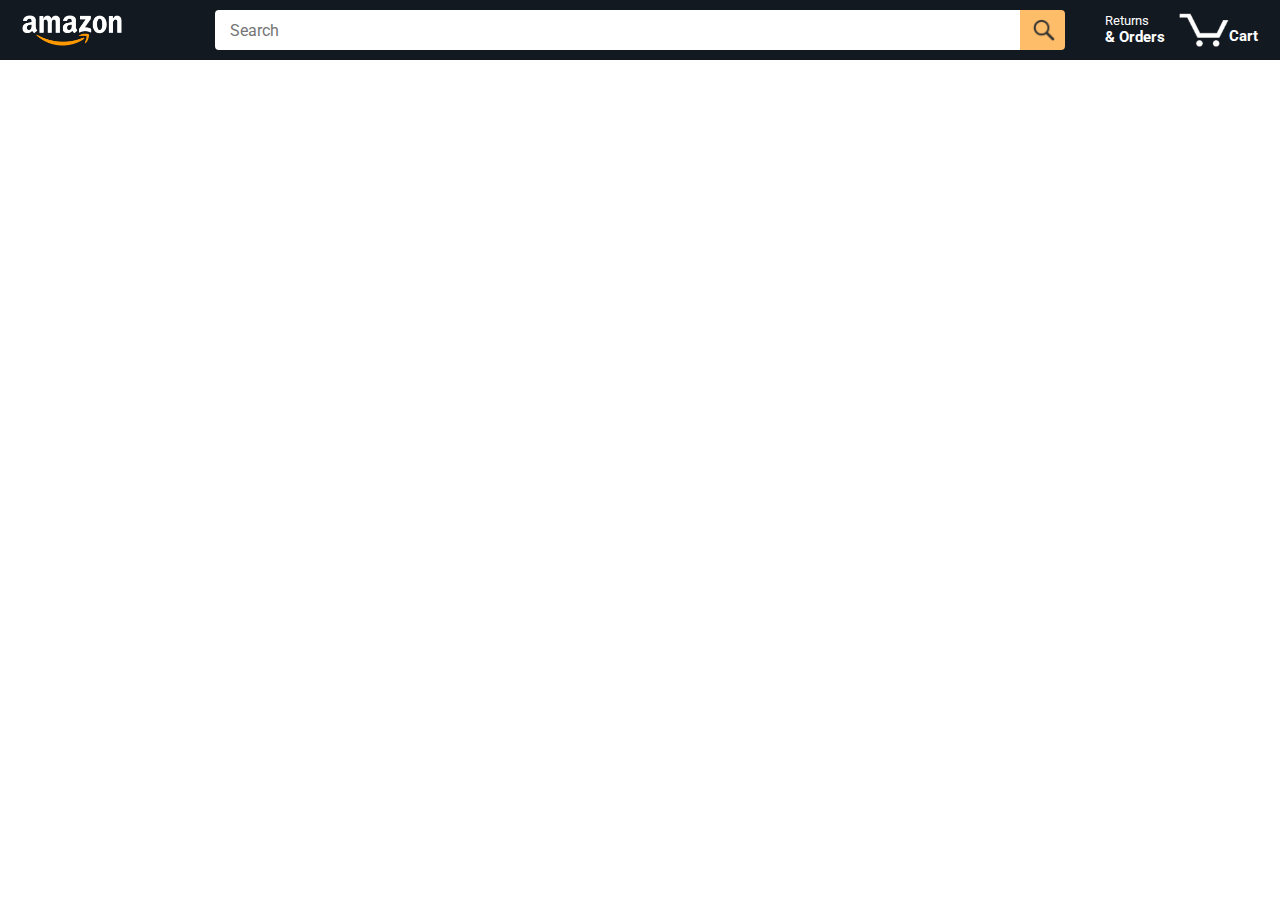
<file: amazon.html>
<!DOCTYPE html>
<html>
  <!-- JavaScript主要思想：
  1.保存数据
  2.生成HTML代码
  3.使HTML具有交互性 
  -->
  <head>
    <title>Amazon Project</title>

    <!-- This code is needed for responsive design to work.
      (Responsive design = make the website look good on
      smaller screen sizes like a phone or a tablet). -->
    <meta name="viewport" content="width=device-width, initial-scale=1">

    <!-- Load a font called Roboto from Google Fonts. -->
    <link rel="preconnect" href="https://fonts.googleapis.com">
    <link rel="preconnect" href="https://fonts.gstatic.com" crossorigin>
    <link href="https://fonts.googleapis.com/css2?family=Roboto:wght@400;500;700&display=swap" rel="stylesheet">

    <!-- Here are the CSS files for this page. -->
    <link rel="stylesheet" href="styles/shared/general.css">
    <link rel="stylesheet" href="styles/shared/amazon-header.css">
    <link rel="stylesheet" href="styles/pages/amazon.css">
  </head>
  <body>
    <div class="amazon-header">
      <div class="amazon-header-left-section">
        <a href="amazon.html" class="header-link">
          <img class="amazon-logo"
            src="images/amazon-logo-white.png">
          <img class="amazon-mobile-logo"
            src="images/amazon-mobile-logo-white.png">
        </a>
      </div>

      <div class="amazon-header-middle-section">
        <input class="search-bar" type="text" placeholder="Search">

        <button class="search-button">
          <img class="search-icon" src="images/icons/search-icon.png">
        </button>
      </div>

      <div class="amazon-header-right-section">
        <a class="orders-link header-link" href="orders.html">
          <span class="returns-text">Returns</span>
          <span class="orders-text">& Orders</span>
        </a>

        <a class="cart-link header-link" href="checkout.html">
          <img class="cart-icon" src="images/icons/cart-icon.png">
          <div class="cart-quantity js-cart-quantity"></div>
          <div class="cart-text">Cart</div>
        </a>
      </div>
    </div>
    
    <div class="main">
      <div class="products-grid js-products-grid">
       <!-- 在此处插入产品信息 -->
      </div>
    </div>

    
    <script type="module" src="scripts/amazon.js"></script>
    <!-- type="module"使此文件能够获得其他文件的变量，此文件称为入口点
     后续还需要export及import-->
  </body>
</html>
</file>
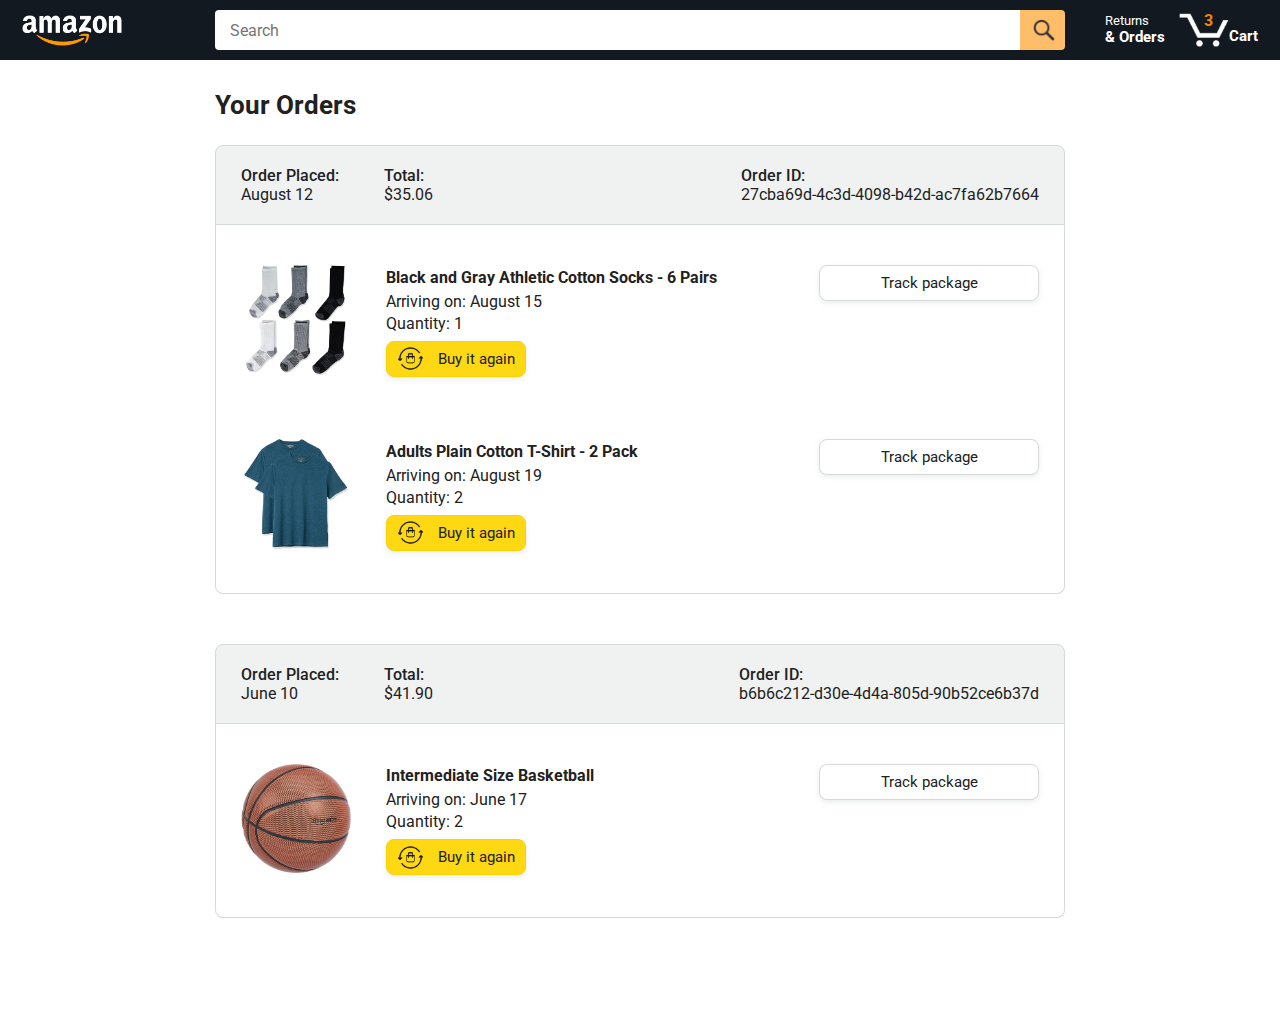
<file: orders.html>
<!DOCTYPE html>
<html>
  <head>
    <title>Orders</title>

    <!-- This code is needed for responsive design to work.
      (Responsive design = make the website look good on
      smaller screen sizes like a phone or a tablet). -->
    <meta name="viewport" content="width=device-width, initial-scale=1">

    <!-- Load a font called Roboto from Google Fonts. -->
    <link rel="preconnect" href="https://fonts.googleapis.com">
    <link rel="preconnect" href="https://fonts.gstatic.com" crossorigin>
    <link href="https://fonts.googleapis.com/css2?family=Roboto:wght@400;500;700&display=swap" rel="stylesheet">

    <!-- Here are the CSS files for this page. -->
    <link rel="stylesheet" href="styles/shared/general.css">
    <link rel="stylesheet" href="styles/shared/amazon-header.css">
    <link rel="stylesheet" href="styles/pages/orders.css">
  </head>
  <body>
    <div class="amazon-header">
      <div class="amazon-header-left-section">
        <a href="amazon.html" class="header-link">
          <img class="amazon-logo"
            src="images/amazon-logo-white.png">
          <img class="amazon-mobile-logo"
            src="images/amazon-mobile-logo-white.png">
        </a>
      </div>

      <div class="amazon-header-middle-section">
        <input class="search-bar" type="text" placeholder="Search">

        <button class="search-button">
          <img class="search-icon" src="images/icons/search-icon.png">
        </button>
      </div>

      <div class="amazon-header-right-section">
        <a class="orders-link header-link" href="orders.html">
          <span class="returns-text">Returns</span>
          <span class="orders-text">& Orders</span>
        </a>

        <a class="cart-link header-link" href="checkout.html">
          <img class="cart-icon" src="images/icons/cart-icon.png">
          <div class="cart-quantity">3</div>
          <div class="cart-text">Cart</div>
        </a>
      </div>
    </div>

    <div class="main">
      <div class="page-title">Your Orders</div>

      <div class="orders-grid">
        <div class="order-container">
          
          <div class="order-header">
            <div class="order-header-left-section">
              <div class="order-date">
                <div class="order-header-label">Order Placed:</div>
                <div>August 12</div>
              </div>
              <div class="order-total">
                <div class="order-header-label">Total:</div>
                <div>$35.06</div>
              </div>
            </div>

            <div class="order-header-right-section">
              <div class="order-header-label">Order ID:</div>
              <div>27cba69d-4c3d-4098-b42d-ac7fa62b7664</div>
            </div>
          </div>

          <div class="order-details-grid">
            <div class="product-image-container">
              <img src="images/products/athletic-cotton-socks-6-pairs.jpg">
            </div>

            <div class="product-details">
              <div class="product-name">
                Black and Gray Athletic Cotton Socks - 6 Pairs
              </div>
              <div class="product-delivery-date">
                Arriving on: August 15
              </div>
              <div class="product-quantity">
                Quantity: 1
              </div>
              <button class="buy-again-button button-primary">
                <img class="buy-again-icon" src="images/icons/buy-again.png">
                <span class="buy-again-message">Buy it again</span>
              </button>
            </div>

            <div class="product-actions">
              <a href="tracking.html">
                <button class="track-package-button button-secondary">
                  Track package
                </button>
              </a>
            </div>

            <div class="product-image-container">
              <img src="images/products/adults-plain-cotton-tshirt-2-pack-teal.jpg">
            </div>

            <div class="product-details">
              <div class="product-name">
                Adults Plain Cotton T-Shirt - 2 Pack
              </div>
              <div class="product-delivery-date">
                Arriving on: August 19
              </div>
              <div class="product-quantity">
                Quantity: 2
              </div>
              <button class="buy-again-button button-primary">
                <img class="buy-again-icon" src="images/icons/buy-again.png">
                <span class="buy-again-message">Buy it again</span>
              </button>
            </div>

            <div class="product-actions">
              <a href="tracking.html">
                <button class="track-package-button button-secondary">
                  Track package
                </button>
              </a>
            </div>
          </div>
        </div>

        <div class="order-container">

          <div class="order-header">
            <div class="order-header-left-section">
              <div class="order-date">
                <div class="order-header-label">Order Placed:</div>
                <div>June 10</div>
              </div>
              <div class="order-total">
                <div class="order-header-label">Total:</div>
                <div>$41.90</div>
              </div>
            </div>

            <div class="order-header-right-section">
              <div class="order-header-label">Order ID:</div>
              <div>b6b6c212-d30e-4d4a-805d-90b52ce6b37d</div>
            </div>
          </div>

          <div class="order-details-grid">
            <div class="product-image-container">
              <img src="images/products/intermediate-composite-basketball.jpg">
            </div>

            <div class="product-details">
              <div class="product-name">
                Intermediate Size Basketball
              </div>
              <div class="product-delivery-date">
                Arriving on: June 17
              </div>
              <div class="product-quantity">
                Quantity: 2
              </div>
              <button class="buy-again-button button-primary">
                <img class="buy-again-icon" src="images/icons/buy-again.png">
                <span class="buy-again-message">Buy it again</span>
              </button>
            </div>

            <div class="product-actions">
              <a href="tracking.html">
                <button class="track-package-button button-secondary">
                  Track package
                </button>
              </a>
            </div>
          </div>
        </div>
      </div>
    </div>
  </body>
</html>
</file>
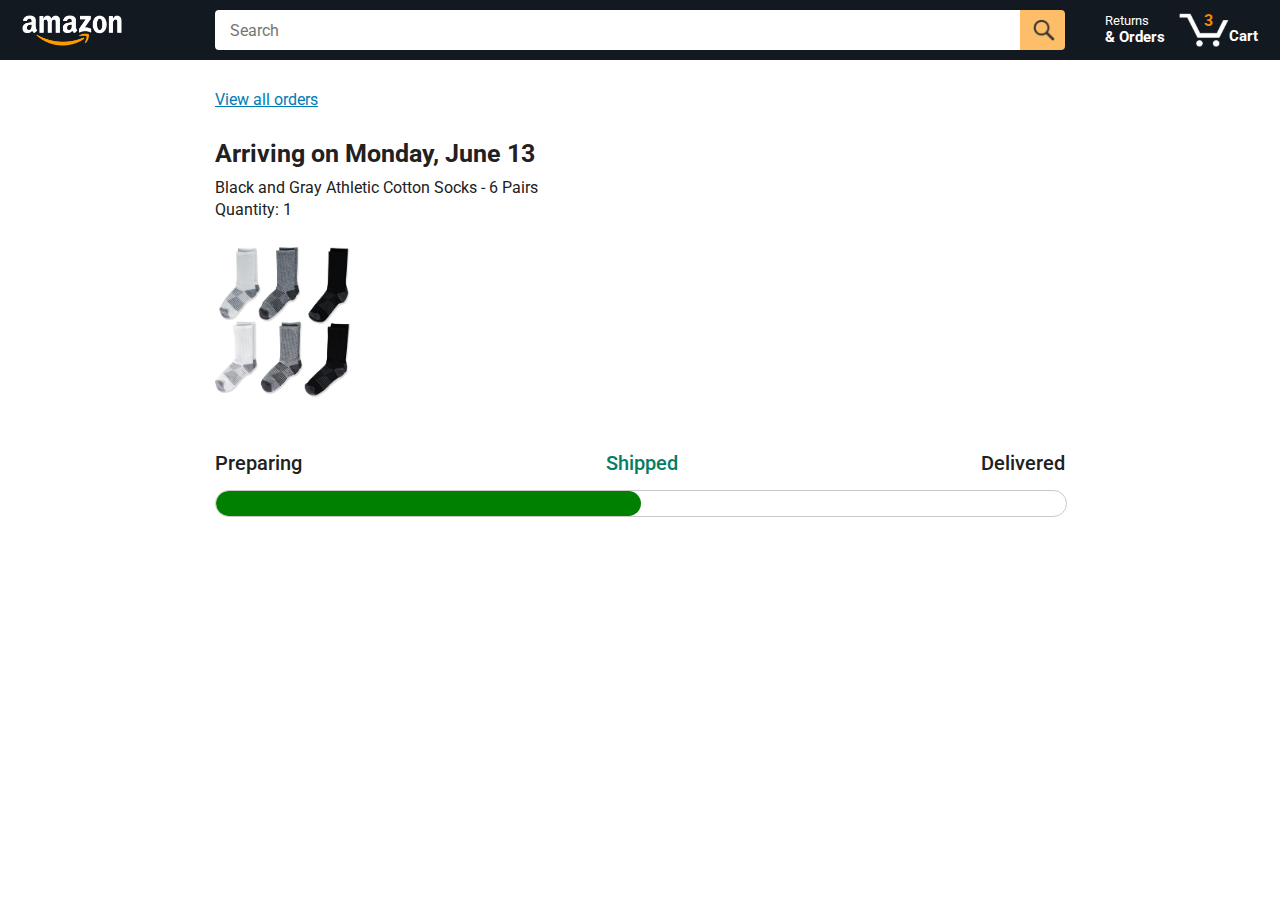
<file: tracking.html>
<!DOCTYPE html>
<html>
  <head>
    <title>Tracking</title>

    <!-- This code is needed for responsive design to work.
      (Responsive design = make the website look good on
      smaller screen sizes like a phone or a tablet). -->
    <meta name="viewport" content="width=device-width, initial-scale=1">

    <!-- Load a font called Roboto from Google Fonts. -->
    <link rel="preconnect" href="https://fonts.googleapis.com">
    <link rel="preconnect" href="https://fonts.gstatic.com" crossorigin>
    <link href="https://fonts.googleapis.com/css2?family=Roboto:wght@400;500;700&display=swap" rel="stylesheet">

    <!-- Here are the CSS files for this page. -->
    <link rel="stylesheet" href="styles/shared/general.css">
    <link rel="stylesheet" href="styles/shared/amazon-header.css">
    <link rel="stylesheet" href="styles/pages/tracking.css">
  </head>
  <body>
    <div class="amazon-header">
      <div class="amazon-header-left-section">
        <a href="amazon.html" class="header-link">
          <img class="amazon-logo"
            src="images/amazon-logo-white.png">
          <img class="amazon-mobile-logo"
            src="images/amazon-mobile-logo-white.png">
        </a>
      </div>

      <div class="amazon-header-middle-section">
        <input class="search-bar" type="text" placeholder="Search">

        <button class="search-button">
          <img class="search-icon" src="images/icons/search-icon.png">
        </button>
      </div>

      <div class="amazon-header-right-section">
        <a class="orders-link header-link" href="orders.html">
          <span class="returns-text">Returns</span>
          <span class="orders-text">& Orders</span>
        </a>

        <a class="cart-link header-link" href="checkout.html">
          <img class="cart-icon" src="images/icons/cart-icon.png">
          <div class="cart-quantity">3</div>
          <div class="cart-text">Cart</div>
        </a>
      </div>
    </div>

    <div class="main">
      <div class="order-tracking">
        <a class="back-to-orders-link link-primary" href="orders.html">
          View all orders
        </a>

        <div class="delivery-date">
          Arriving on Monday, June 13
        </div>

        <div class="product-info">
          Black and Gray Athletic Cotton Socks - 6 Pairs
        </div>

        <div class="product-info">
          Quantity: 1
        </div>

        <img class="product-image" src="images/products/athletic-cotton-socks-6-pairs.jpg">

        <div class="progress-labels-container">
          <div class="progress-label">
            Preparing
          </div>
          <div class="progress-label current-status">
            Shipped
          </div>
          <div class="progress-label">
            Delivered
          </div>
        </div>

        <div class="progress-bar-container">
          <div class="progress-bar"></div>
        </div>
      </div>
    </div>


    <script>

    </script>

  </body>
</html>
</file>
<file: styles/shared/general.css>
body {
  font-family: Roboto, Arial;
  color: rgb(33, 33, 33);
  /* The <body> element has a default margin of 8px
     on all sides. This removes the default margins. */
  margin: 0;
}

/* <p> elements have a default margin on the top
   and bottom. This removes the default margins. */
p {
  margin: 0;
}

button {
  cursor: pointer;
}

select {
  cursor: pointer;
}

input, select, button {
  font-family: Roboto, Arial;
}

.button-primary {
  color: rgb(33, 33, 33);
  background-color: rgb(255, 216, 20);
  border: 1px solid rgb(252, 210, 0);
  border-radius: 8px;
  cursor: pointer;
  box-shadow: 0 2px 5px rgba(213, 217, 217, 0.5);
}

.button-primary:hover {
  background-color: rgb(247, 202, 0);
  border: 1px solid rgb(242, 194, 0);
}

.button-primary:active {
  background: rgb(255, 216, 20);
  border-color: rgb(252, 210, 0);
  box-shadow: none;
}

.button-secondary {
  color: rgb(33, 33, 33);
  background: white;
  border: 1px solid rgb(213, 217, 217);
  border-radius: 8px;
  cursor: pointer;
  box-shadow: 0 2px 5px rgba(213, 217, 217, 0.5);
}

.button-secondary:hover {
  background-color: rgb(247, 250, 250);
}

.button-secondary:active {
  background-color: rgb(237, 253, 255);
  box-shadow: none;
}

/* These styles will limit text to 2 lines. Anything
   beyond 2 lines will be replaced with "..."
   You can find this code by using an A.I. tool or by
   searching in Google.
   https://css-tricks.com/almanac/properties/l/line-clamp/ */
.limit-text-to-2-lines {
  display: -webkit-box;
  -webkit-line-clamp: 2;
  -webkit-box-orient: vertical;
  overflow: hidden;
}

.link-primary {
  color: rgb(1, 124, 182);
  cursor: pointer;
}

.link-primary:hover {
  color: rgb(196, 80, 0);
}

/* Styles for dropdown selectors. */
select {
  color: rgb(33, 33, 33);
  background-color: rgb(240, 240, 240);
  border: 1px solid rgb(213, 217, 217);
  border-radius: 8px;
  padding: 3px 5px;
  font-size: 15px;
  cursor: pointer;
  box-shadow: 0 2px 5px rgba(213, 217, 217, 0.5);
}

select:focus,
input:focus {
  outline: 2px solid rgb(255, 153, 0);
}
</file>
<file: styles/shared/amazon-header.css>
.amazon-header {
  background-color: rgb(19, 25, 33);
  color: white;
  padding-left: 15px;
  padding-right: 15px;

  display: flex;
  align-items: center;
  justify-content: space-between;

  position: fixed;
  top: 0;
  left: 0;
  right: 0;
  height: 60px;
}

.amazon-header-left-section {
  width: 180px;
}

@media (max-width: 800px) {
  .amazon-header-left-section {
    width: unset;
  }
}

.header-link {
  display: inline-block;
  padding: 6px;
  border-radius: 2px;
  cursor: pointer;
  text-decoration: none;
  border: 1px solid rgba(0, 0, 0, 0);
}

.header-link:hover {
  border: 1px solid white;
}

.amazon-logo {
  width: 100px;
  margin-top: 5px;
}

.amazon-mobile-logo {
  display: none;
}

@media (max-width: 575px) {
  .amazon-logo {
    display: none;
  }

  .amazon-mobile-logo {
    display: block;
    height: 35px;
    margin-top: 5px;
  }
}

.amazon-header-middle-section {
  flex: 1;
  max-width: 850px;
  margin-left: 10px;
  margin-right: 10px;
  display: flex;
}

.search-bar {
  flex: 1;
  width: 0;
  font-size: 16px;
  height: 38px;
  padding-left: 15px;
  border: none;
  border-top-left-radius: 4px;
  border-bottom-left-radius: 4px;
  border-top-right-radius: 0;
  border-bottom-right-radius: 0;
}

.search-button {
  background-color: rgb(254, 189, 105);
  border: none;
  width: 45px;
  height: 40px;
  border-top-right-radius: 4px;
  border-bottom-right-radius: 4px;
  flex-shrink: 0;
}

.search-icon {
  height: 22px;
  margin-left: 2px;
  margin-top: 3px;
}

.amazon-header-right-section {
  width: 180px;
  flex-shrink: 0;
  display: flex;
  justify-content: end;
}

.orders-link {
  color: white;
}

.returns-text {
  display: block;
  font-size: 13px;
}

.orders-text {
  display: block;
  font-size: 15px;
  font-weight: 700;
}

.cart-link {
  color: white;
  display: flex;
  align-items: center;
  position: relative;
}

.cart-icon {
  width: 50px;
}

.cart-text {
  margin-top: 12px;
  font-size: 15px;
  font-weight: 700;
}

.cart-quantity {
  color: rgb(240, 136, 4);
  font-size: 16px;
  font-weight: 700;

  position: absolute;
  top: 4px;
  left: 22px;
  
  width: 26px;
  text-align: center;
}
</file>
<file: styles/pages/amazon.css>
.main {
  margin-top: 60px;
}

.products-grid {
  display: grid;

  /* - In CSS Grid, 1fr means a column will take up the
       remaining space in the grid.
     - If we write 1fr 1fr ... 1fr; 8 times, this will
       divide the grid into 8 columns, each taking up an
       equal amount of the space.
     - repeat(8, 1fr); is a shortcut for repeating "1fr"
       8 times (instead of typing out "1fr" 8 times).
       repeat(...) is a special property that works with
       display: grid; */
  grid-template-columns: repeat(8, 1fr);
}

/* @media is used to create responsive design (making the
   website look good on any screen size). This @media
   means when the screen width is 2000px or less, we
   will divide the grid into 7 columns instead of 8. */
@media (max-width: 2000px) {
  .products-grid {
    grid-template-columns: repeat(7, 1fr);
  }
}

/* This @media means when the screen width is 1600px or
   less, we will divide the grid into 6 columns. */
@media (max-width: 1600px) {
  .products-grid {
    grid-template-columns: repeat(6, 1fr);
  }
}

@media (max-width: 1300px) {
  .products-grid {
    grid-template-columns: repeat(5, 1fr);
  }
}

@media (max-width: 1000px) {
  .products-grid {
    grid-template-columns: repeat(4, 1fr);
  }
}

@media (max-width: 800px) {
  .products-grid {
    grid-template-columns: repeat(3, 1fr);
  }
}

@media (max-width: 575px) {
  .products-grid {
    grid-template-columns: repeat(2, 1fr);
  }
}

@media (max-width: 450px) {
  .products-grid {
    grid-template-columns: 1fr;
  }
}

.product-container {
  padding-top: 40px;
  padding-bottom: 25px;
  padding-left: 25px;
  padding-right: 25px;

  border-right: 1px solid rgb(231, 231, 231);
  border-bottom: 1px solid rgb(231, 231, 231);

  display: flex;
  flex-direction: column;
}

.product-image-container {
  display: flex;
  justify-content: center;
  align-items: center;

  height: 180px;
  margin-bottom: 20px;
}

.product-image {
  /* Images will overflow their container by default. To
    prevent this, we set max-width and max-height to 100%
    so they stay inside their container. */
  max-width: 100%;
  max-height: 100%;
}

.product-name {
  height: 40px;
  margin-bottom: 5px;
}

.product-rating-container {
  display: flex;
  align-items: center;
  margin-bottom: 10px;
}

.product-rating-stars {
  width: 100px;
  margin-right: 6px;
}

.product-rating-count {
  color: rgb(1, 124, 182);
  cursor: pointer;
  margin-top: 3px;
}

.product-price {
  font-weight: 700;
  margin-bottom: 10px;
}

.product-quantity-container {
  margin-bottom: 17px;
}

.product-spacer {
  flex: 1;
}

.added-to-cart {
  color: rgb(6, 125, 98);
  font-size: 16px;

  display: flex;
  align-items: center;
  margin-bottom: 8px;

  /* At first, the "Added to cart" message will
     be invisible. Use JavaScript to change the
     opacity and make it visible. */
  opacity: 0;
}

.added-to-cart img {
  height: 20px;
  margin-right: 5px;
}

.add-to-cart-button {
  width: 100%;
  padding: 8px;
  border-radius: 50px;
}
</file>
<file: styles/pages/orders.css>
.main {
  max-width: 850px;
  margin-top: 90px;
  margin-bottom: 100px;
  padding-left: 20px;
  padding-right: 20px;

  /* margin-left: auto;
     margin-right auto;
     Is a trick for centering an element horizontally
     without needing a container. */
  margin-left: auto;
  margin-right: auto;
}

.page-title {
  font-weight: 700;
  font-size: 26px;
  margin-bottom: 25px;
}

.orders-grid {
  display: grid;
  grid-template-columns: 1fr;
  row-gap: 50px;
}

.order-header {
  background-color: rgb(240, 242, 242);
  border: 1px solid rgb(213, 217, 217);

  display: flex;
  align-items: center;
  justify-content: space-between;

  padding: 20px 25px;
  border-top-left-radius: 8px;
  border-top-right-radius: 8px;
}

.order-header-left-section {
  display: flex;
  flex-shrink: 0;
}

.order-header-label {
  font-weight: 500;
}

.order-date,
.order-total {
  margin-right: 45px;
}

.order-header-right-section {
  flex-shrink: 1;
}

@media (max-width: 575px) {
  .order-header {
    flex-direction: column;
    align-items: start;
    line-height: 23px;
    padding: 15px;
  }

  .order-header-left-section {
    flex-direction: column;
  }

  .order-header-label {
    margin-right: 5px;
  }

  .order-date,
  .order-total {
    display: grid;
    grid-template-columns: auto 1fr;
    margin-right: 0;
  }

  .order-header-right-section {
    display: grid;
    grid-template-columns: auto 1fr;
  }
}

.order-details-grid {
  padding: 40px 25px;
  border: 1px solid rgb(213, 217, 217);
  border-top: none;
  border-bottom-left-radius: 8px;
  border-bottom-right-radius: 8px;

  display: grid;
  grid-template-columns: 110px 1fr 220px;
  column-gap: 35px;
  row-gap: 60px;
  align-items: center;
}

@media (max-width: 800px) {
  .order-details-grid {
    grid-template-columns: 110px 1fr;
    row-gap: 0;
    padding-bottom: 8px;
  }
}

@media (max-width: 450px) {
  .order-details-grid {
    grid-template-columns: 1fr;
  }
}

.product-image-container {
  text-align: center;
}

.product-image-container img {
  max-width: 110px;
  max-height: 110px;
}

.product-name {
  font-weight: 700;
  margin-bottom: 5px;
}

.product-delivery-date {
  margin-bottom: 3px;
}

.product-quantity {
  margin-bottom: 8px;
}

.buy-again-button {
  font-size: 15px;
  width: 140px;
  height: 36px;
  border-radius: 8px;

  display: flex;
  align-items: center;
  justify-content: center;
}

.buy-again-icon {
  width: 25px;
  margin-right: 15px;
}

.product-actions {
  align-self: start;
}

.track-package-button {
  width: 100%;
  font-size: 15px;
  padding: 8px;
}

@media (max-width: 800px) {
  .buy-again-button {
    margin-bottom: 10px;
  }

  .product-actions {
    /* grid-column: 2 means this element will be placed
       in column 2 in the grid. (Normally, the column that
       an element is placed in is determined by the order
       of the elements in the HTML. grid-column overrides
       this default ordering). */
    grid-column: 2;
    margin-bottom: 30px;
  }

  .track-package-button {
    width: 140px;
  }
}

@media (max-width: 450px) {
  .product-image-container {
    text-align: center;
    margin-bottom: 25px;
  }

  .product-image-container img {
    max-width: 150px;
    max-height: 150px;
  }

  .product-name {
    margin-bottom: 10px;
  }

  .product-quantity {
    margin-bottom: 15px;
  }

  .buy-again-button {
    width: 100%;
    margin-bottom: 15px;
  }

  .product-actions {
    /* grid-column: auto; undos grid-column: 2; from above.
       This element will now be placed in its normal column
       in the grid. */
    grid-column: auto;
    margin-bottom: 70px;
  }

  .track-package-button {
    width: 100%;
    padding: 12px;
  }
}
</file>
<file: styles/pages/tracking.css>
.main {
  max-width: 850px;
  margin-top: 90px;
  margin-bottom: 100px;
  padding-left: 30px;
  padding-right: 30px;

  /* margin-left: auto;
     margin-right auto;
     Is a trick for centering an element horizontally
     without needing a container. */
  margin-left: auto;
  margin-right: auto;
}

.back-to-orders-link {
  display: inline-block;
  margin-bottom: 30px;
}

.delivery-date {
  font-size: 25px;
  font-weight: 700;
  margin-bottom: 10px;
}

.product-info {
  margin-bottom: 3px;
}

.product-image {
  max-width: 150px;
  max-height: 150px;
  margin-top: 25px;
  margin-bottom: 50px;
}

.progress-labels-container {
  display: flex;
  justify-content: space-between;
  font-size: 20px;
  font-weight: 500;
  margin-bottom: 15px;
}

.current-status {
  color: rgb(6, 125, 98);
}

@media (max-width: 575px) {
  .progress-labels-container {
    font-size: 16px;
  }
}

@media (max-width: 450px) {
  .progress-labels-container {
    flex-direction: column;
    margin-bottom: 5px;
  }

  .progress-label {
    margin-bottom: 3px;
  }
}

.progress-bar-container {
  height: 25px;
  width: 100%;

  border: 1px solid rgb(200, 200, 200);
  border-radius: 50px;
  overflow: hidden;
}

.progress-bar {
  height: 100%;
  background-color: green;
  border-radius: 50px;
  width: 50%;
}
</file>
